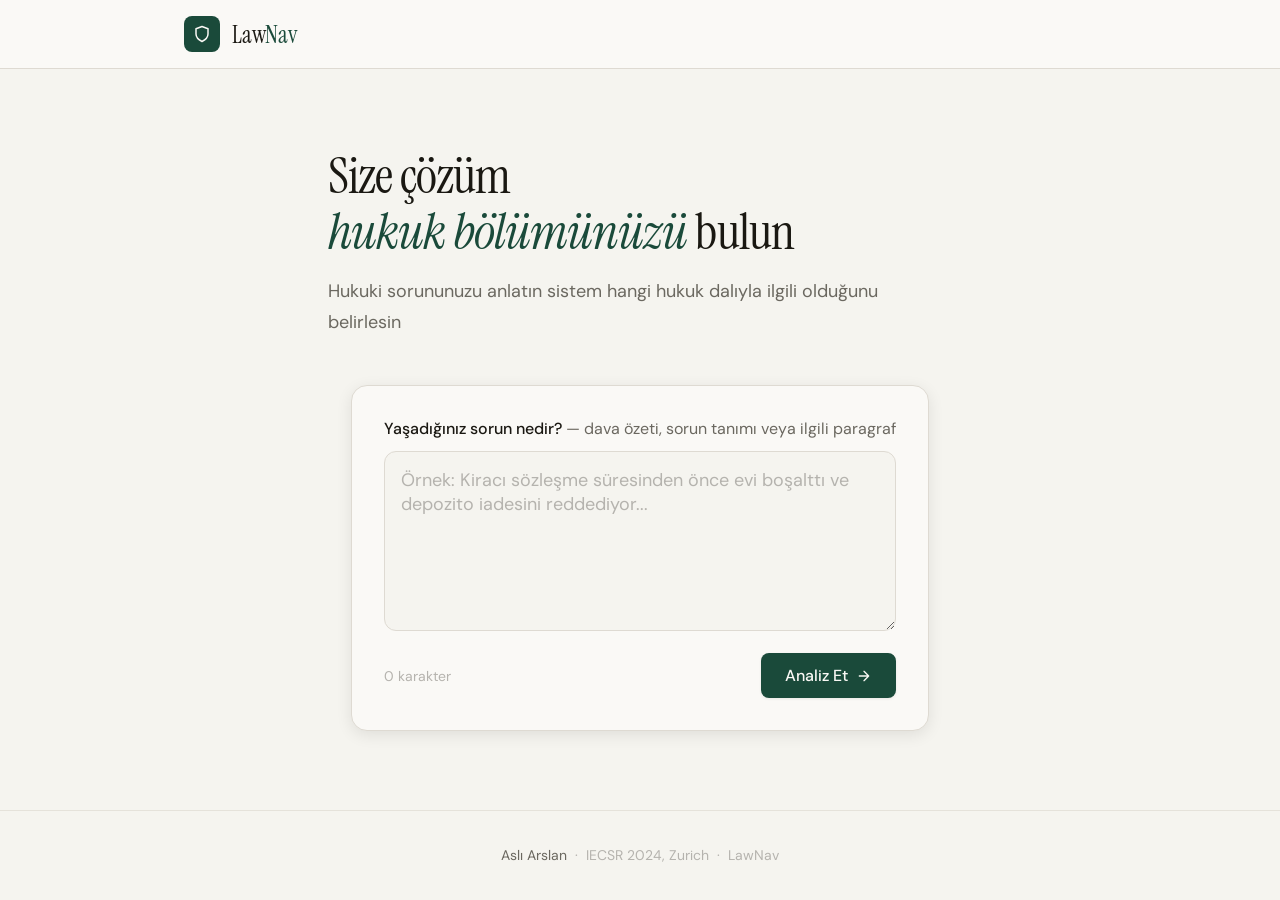
<file: index.html>
<!doctype html>
<html lang="tr" data-theme="light">
  <head>
    <meta charset="UTF-8" />
    <meta name="viewport" content="width=device-width, initial-scale=1.0" />
    <title>LawNav</title>
    <link rel="preconnect" href="https://fonts.googleapis.com" />
    <link rel="stylesheet" href="/statics/style.css" />
    <link rel="preconnect" href="https://fonts.gstatic.com" crossorigin />
    <link
      href="https://fonts.googleapis.com/css2?family=Instrument+Serif:ital@0;1&family=DM+Sans:wght@300..700&display=swap"
      rel="stylesheet"
    />
  </head>
  <body>
    <header>
      <div class="header-inner">
        <a href="/" class="logo" aria-label="LawNav Ana Sayfa">
          <div class="logo-icon">
            <svg
              width="18"
              height="18"
              viewBox="0 0 24 24"
              fill="none"
              stroke="currentColor"
              stroke-width="2"
              stroke-linecap="round"
              stroke-linejoin="round"
              aria-hidden="true"
            >
              <path d="M12 22s8-4 8-10V5l-8-3-8 3v7c0 6 8 10 8 10z" />
            </svg>
          </div>
          <span class="logo-name">Law<span>Nav</span></span>
        </a>
         
      </div>
    </header>

    <main>
      <section class="hero">
        <h1>Size çözüm<br /><em>hukuk bölümünüzü</em> bulun</h1>
        <p class="hero-desc">
          Hukuki sorununuzu anlatın sistem hangi hukuk dalıyla ilgili olduğunu
          belirlesin
        </p>
      </section>

      <div class="form-card">
        <form action="/predict" method="POST">
          <label class="form-label" for="problemText">
            Yaşadığınız sorun nedir?
            <span>— dava özeti, sorun tanımı veya ilgili paragraf</span>
          </label>
          <textarea
            id="problemText"
            name="problemText"
            placeholder="Örnek: Kiracı sözleşme süresinden önce evi boşalttı ve depozito iadesini reddediyor..."
            required
            oninput="
              document.getElementById('charCount').textContent =
                this.value.length + ' karakter'
            "
          ></textarea>
          <div class="form-footer">
            <span class="char-count" id="charCount">0 karakter</span>
            <button type="submit" class="btn-primary">
              Analiz Et
              <svg
                width="16"
                height="16"
                viewBox="0 0 24 24"
                fill="none"
                stroke="currentColor"
                stroke-width="2"
                stroke-linecap="round"
                stroke-linejoin="round"
                aria-hidden="true"
              >
                <path d="M5 12h14M12 5l7 7-7 7" />
              </svg>
            </button>
          </div>
        </form>
      </div>

      </div>
    </main>

    <footer>
      <p>
        <span style="color: var(--color-text-muted)">Aslı Arslan</span>
        &nbsp;·&nbsp; IECSR 2024, Zurich &nbsp;·&nbsp; LawNav
      </p>
    </footer>
  </body>
</html>
</file>
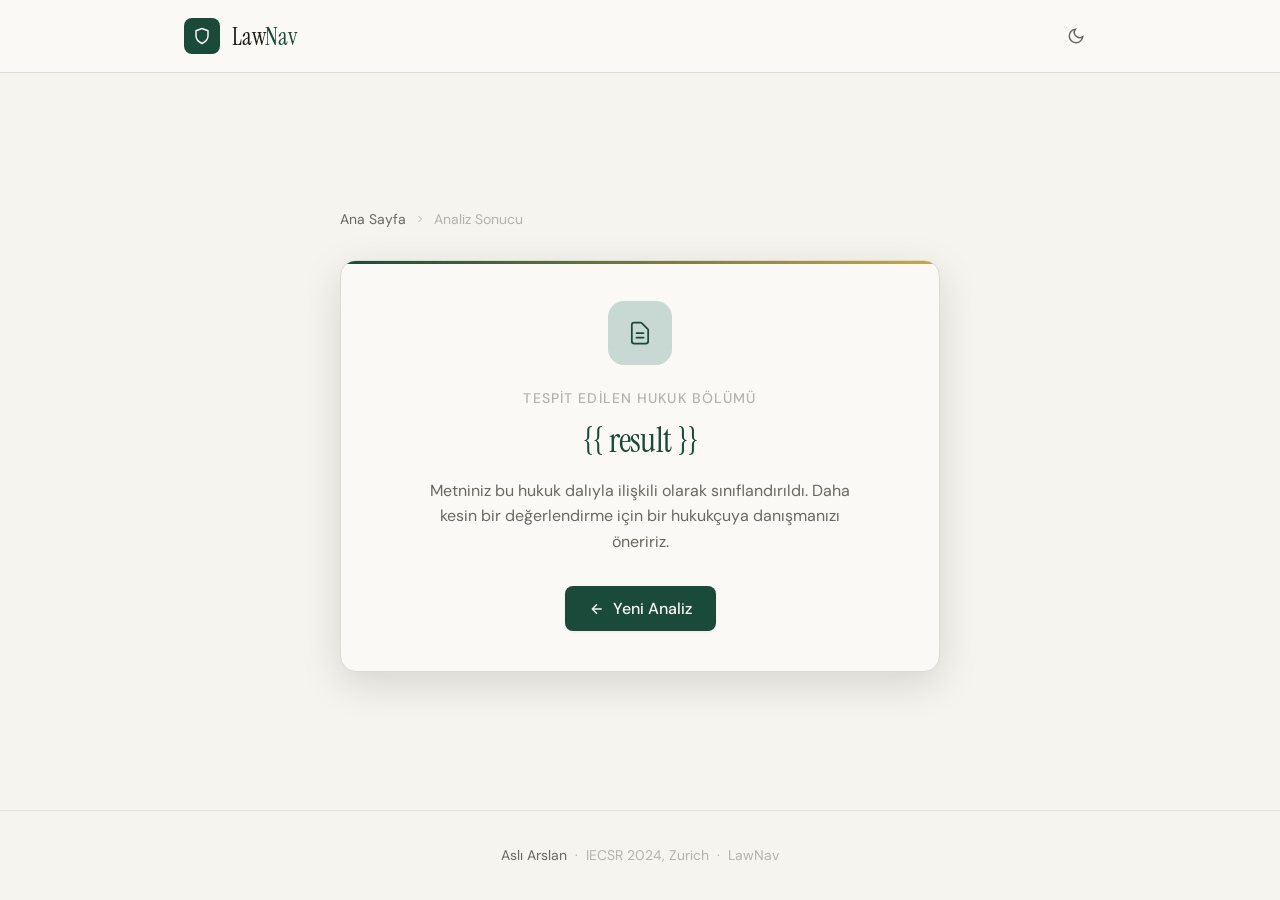
<file: result.html>
<!doctype html>
<html lang="tr" data-theme="light">
  <head>
    <meta charset="UTF-8" />
    <meta name="viewport" content="width=device-width, initial-scale=1.0" />
    <title>Analiz Sonucu — LawNav</title>
    <link rel="stylesheet" href="/statics/style.css" />

    <link rel="preconnect" href="https://fonts.googleapis.com" />
    <link rel="preconnect" href="https://fonts.gstatic.com" crossorigin />
    <link
      href="https://fonts.googleapis.com/css2?family=Instrument+Serif:ital@0;1&family=DM+Sans:wght@300..700&display=swap"
      rel="stylesheet"
    />
  </head>
  <body>
    <header>
      <div class="header-inner">
        <a href="/" class="logo" aria-label="LawNav Ana Sayfa">
          <div class="logo-icon">
            <svg
              width="18"
              height="18"
              viewBox="0 0 24 24"
              fill="none"
              stroke="currentColor"
              stroke-width="2"
              stroke-linecap="round"
              stroke-linejoin="round"
              aria-hidden="true"
            >
              <path d="M12 22s8-4 8-10V5l-8-3-8 3v7c0 6 8 10 8 10z" />
            </svg>
          </div>
          <span class="logo-name">Law<span>Nav</span></span>
        </a>
        <button
          class="theme-toggle"
          data-theme-toggle
          aria-label="Tema değiştir"
        >
          <svg
            width="18"
            height="18"
            viewBox="0 0 24 24"
            fill="none"
            stroke="currentColor"
            stroke-width="2"
          >
            <path d="M21 12.79A9 9 0 1 1 11.21 3 7 7 0 0 0 21 12.79z" />
          </svg>
        </button>
      </div>
    </header>

    <main>
      <div class="result-wrap">
        <nav class="breadcrumb" aria-label="Sayfa yolu">
          <a href="/">Ana Sayfa</a>
          <svg
            width="12"
            height="12"
            viewBox="0 0 24 24"
            fill="none"
            stroke="currentColor"
            stroke-width="2"
            aria-hidden="true"
          >
            <path d="M9 18l6-6-6-6" />
          </svg>
          <span>Analiz Sonucu</span>
        </nav>

        <div class="result-card">
          <div class="result-icon-wrap">
            <svg
              width="28"
              height="28"
              viewBox="0 0 24 24"
              fill="none"
              stroke="currentColor"
              stroke-width="1.5"
              stroke-linecap="round"
              stroke-linejoin="round"
              aria-hidden="true"
            >
              <path
                d="M9 12h6m-6 4h6m2 5H7a2 2 0 01-2-2V5a2 2 0 012-2h5.586a1 1 0 01.707.293l5.414 5.414a1 1 0 01.293.707V19a2 2 0 01-2 2z"
              />
            </svg>
          </div>

          <p class="result-label">Tespit Edilen Hukuk Bölümü</p>
          <h1 class="result-value">{{ result }}</h1>
          <p class="result-desc">
            Metniniz bu hukuk dalıyla ilişkili olarak sınıflandırıldı. Daha
            kesin bir değerlendirme için bir hukukçuya danışmanızı öneririz.
          </p>

          <div class="result-actions">
            <a href="/" class="btn-primary">
              <svg
                width="16"
                height="16"
                viewBox="0 0 24 24"
                fill="none"
                stroke="currentColor"
                stroke-width="2"
                aria-hidden="true"
              >
                <path d="M19 12H5M12 19l-7-7 7-7" />
              </svg>
              Yeni Analiz
            </a>
          </div>
        </div>
      </div>
    </main>

    <footer>
      <p>
        <span style="color: var(--color-text-muted)">Aslı Arslan</span>
        &nbsp;·&nbsp; IECSR 2024, Zurich &nbsp;·&nbsp; LawNav
      </p>
    </footer>
  </body>
</html>
</file>
<file: statics/style.css>
:root,
[data-theme="light"] {
  --font-display: "Instrument Serif", Georgia, serif;
  --font-body: "DM Sans", system-ui, sans-serif;

  --text-xs: clamp(0.75rem, 0.7rem + 0.25vw, 0.875rem);
  --text-sm: clamp(0.875rem, 0.8rem + 0.35vw, 1rem);
  --text-base: clamp(1rem, 0.95rem + 0.25vw, 1.125rem);
  --text-lg: clamp(1.125rem, 1rem + 0.75vw, 1.5rem);
  --text-xl: clamp(1.5rem, 1.2rem + 1.25vw, 2.25rem);
  --text-2xl: clamp(2rem, 1.2rem + 2.5vw, 3.5rem);

  --space-1: 0.25rem;
  --space-2: 0.5rem;
  --space-3: 0.75rem;
  --space-4: 1rem;
  --space-5: 1.25rem;
  --space-6: 1.5rem;
  --space-8: 2rem;
  --space-10: 2.5rem;
  --space-12: 3rem;
  --space-16: 4rem;
  --space-20: 5rem;

  --color-bg: #f5f4ef;
  --color-surface: #faf9f6;
  --color-surface-2: #ffffff;
  --color-surface-offset: #eeece6;
  --color-border: #dedad2;
  --color-divider: #e5e2da;
  --color-text: #1a1812;
  --color-text-muted: #6b6860;
  --color-text-faint: #b5b3ae;
  --color-text-inverse: #f9f8f4;
  --color-primary: #1a4a3a;
  --color-primary-hover: #123529;
  --color-primary-active: #0c2419;
  --color-primary-highlight: #c8d8d2;
  --color-accent: #c9a84c;

  --radius-sm: 0.25rem;
  --radius-md: 0.5rem;
  --radius-lg: 0.75rem;
  --radius-xl: 1rem;
  --radius-full: 9999px;

  --shadow-sm: 0 1px 3px oklch(0.15 0.02 150 / 0.07);
  --shadow-md: 0 4px 16px oklch(0.15 0.02 150 / 0.09);
  --shadow-lg: 0 12px 40px oklch(0.15 0.02 150 / 0.13);

  --transition: 180ms cubic-bezier(0.16, 1, 0.3, 1);
}

/* ── Reset ── */
*,
*::before,
*::after {
  box-sizing: border-box;
  margin: 0;
  padding: 0;
}
html {
  -webkit-font-smoothing: antialiased;
  scroll-behavior: smooth;
}
body {
  min-height: 100dvh;
  font-family: var(--font-body);
  font-size: var(--text-base);
  color: var(--color-text);
  background: var(--color-bg);
  display: flex;
  flex-direction: column;
}
button,
input,
textarea,
select {
  font: inherit;
  color: inherit;
}
button {
  cursor: pointer;
  background: none;
  border: none;
}

/* ── Header ── */
header {
  background: var(--color-surface);
  border-bottom: 1px solid var(--color-border);
  position: sticky;
  top: 0;
  z-index: 50;
}
.header-inner {
  max-width: 960px;
  margin-inline: auto;
  padding: var(--space-4) var(--space-6);
  display: flex;
  align-items: center;
  justify-content: space-between;
}
.logo {
  display: flex;
  align-items: center;
  gap: var(--space-3);
  text-decoration: none;
  color: var(--color-text);
}
.logo-icon {
  width: 36px;
  height: 36px;
  background: var(--color-primary);
  border-radius: var(--radius-md);
  display: flex;
  align-items: center;
  justify-content: center;
  flex-shrink: 0;
}
.logo-icon svg {
  color: var(--color-text-inverse);
}
.logo-name {
  font-family: var(--font-display);
  font-size: var(--text-lg);
  font-weight: 400;
  letter-spacing: -0.01em;
  color: var(--color-text);
}
.logo-name span {
  color: var(--color-primary);
}
.theme-toggle {
  width: 40px;
  height: 40px;
  border-radius: var(--radius-md);
  display: flex;
  align-items: center;
  justify-content: center;
  color: var(--color-text-muted);
  transition:
    background var(--transition),
    color var(--transition);
}
.theme-toggle:hover {
  background: var(--color-surface-offset);
  color: var(--color-text);
}

/* ── Main ── */
main {
  flex: 1;
  max-width: 960px;
  margin-inline: auto;
  width: 100%;
  padding: var(--space-16) var(--space-6);
}

/* ── Hero ── */
.hero {
  margin-bottom: var(--space-12);
}
.hero-eyebrow {
  display: inline-flex;
  align-items: center;
  gap: var(--space-2);
  font-size: var(--text-xs);
  font-weight: 500;
  letter-spacing: 0.08em;
  text-transform: uppercase;
  color: var(--color-primary);
  margin-bottom: var(--space-4);
}
.eyebrow-dot {
  width: 5px;
  height: 5px;
  background: var(--color-accent);
  border-radius: 50%;
}
.hero h1 {
  font-family: var(--font-display);
  font-size: var(--text-2xl);
  font-weight: 400;
  line-height: 1.1;
  letter-spacing: -0.02em;
  color: var(--color-text);
  margin-bottom: var(--space-4);
}
.hero h1 em {
  font-style: italic;
  color: var(--color-primary);
}
.hero-desc {
  font-size: var(--text-base);
  color: var(--color-text-muted);
  max-width: 52ch;
  line-height: 1.7;
}

/* ── Form Card ── */
.form-card {
  background: var(--color-surface);
  border: 1px solid var(--color-border);
  border-radius: var(--radius-xl);
  padding: var(--space-8);
  box-shadow: var(--shadow-md);
}
.form-label {
  display: block;
  font-size: var(--text-sm);
  font-weight: 500;
  color: var(--color-text);
  margin-bottom: var(--space-3);
}
.form-label span {
  color: var(--color-text-muted);
  font-weight: 400;
}
textarea {
  width: 100%;
  min-height: 180px;
  padding: var(--space-4);
  background: var(--color-bg);
  border: 1px solid var(--color-border);
  border-radius: var(--radius-lg);
  font-size: var(--text-base);
  color: var(--color-text);
  line-height: 1.6;
  resize: vertical;
  transition:
    border-color var(--transition),
    box-shadow var(--transition);
  outline: none;
}
textarea::placeholder {
  color: var(--color-text-faint);
}
textarea:focus {
  border-color: var(--color-primary);
  box-shadow: 0 0 0 3px oklch(from var(--color-primary) l c h / 0.12);
}
.form-footer {
  display: flex;
  align-items: center;
  justify-content: space-between;
  margin-top: var(--space-4);
  gap: var(--space-4);
}
.char-count {
  font-size: var(--text-xs);
  color: var(--color-text-faint);
}
.btn-primary {
  display: inline-flex;
  align-items: center;
  gap: var(--space-2);
  padding: var(--space-3) var(--space-6);
  background: var(--color-primary);
  color: var(--color-text-inverse);
  font-size: var(--text-sm);
  font-weight: 500;
  border-radius: var(--radius-md);
  transition:
    background var(--transition),
    transform var(--transition),
    box-shadow var(--transition);
  box-shadow: var(--shadow-sm);
}
.btn-primary:hover {
  background: var(--color-primary-hover);
  box-shadow: var(--shadow-md);
  transform: translateY(-1px);
}
.btn-primary:active {
  background: var(--color-primary-active);
  transform: translateY(0);
}
.btn-primary svg {
  transition: transform var(--transition);
}
.btn-primary:hover svg {
  transform: translateX(2px);
}

/* ── Info Cards ── */
.info-grid {
  display: grid;
  grid-template-columns: repeat(auto-fill, minmax(min(260px, 100%), 1fr));
  gap: var(--space-4);
  margin-top: var(--space-8);
}
.info-card {
  background: var(--color-surface);
  border: 1px solid var(--color-border);
  border-radius: var(--radius-lg);
  padding: var(--space-5);
}
.info-card-icon {
  width: 32px;
  height: 32px;
  margin-bottom: var(--space-3);
  color: var(--color-primary);
}
.info-card h3 {
  font-size: var(--text-sm);
  font-weight: 600;
  color: var(--color-text);
  margin-bottom: var(--space-1);
}
.info-card p {
  font-size: var(--text-xs);
  color: var(--color-text-muted);
  line-height: 1.6;
}

footer {
  border-top: 1px solid var(--color-divider);
  padding: var(--space-8) var(--space-6);
  text-align: center;
  font-size: var(--text-xs);
  color: var(--color-text-faint);
  line-height: 1.8;
}
footer strong {
  color: var(--color-text-muted);
  letter-spacing: 0.05em;
}

@media (max-width: 640px) {
  main {
    padding: var(--space-8) var(--space-4);
  }
  .form-card {
    padding: var(--space-5);
  }
  .form-footer {
    flex-direction: column;
    align-items: stretch;
  }
  .btn-primary {
    justify-content: center;
  }
}

:root,
[data-theme="light"] {
  --font-display: "Instrument Serif", Georgia, serif;
  --font-body: "DM Sans", system-ui, sans-serif;
  --text-xs: clamp(0.75rem, 0.7rem + 0.25vw, 0.875rem);
  --text-sm: clamp(0.875rem, 0.8rem + 0.35vw, 1rem);
  --text-base: clamp(1rem, 0.95rem + 0.25vw, 1.125rem);
  --text-lg: clamp(1.125rem, 1rem + 0.75vw, 1.5rem);
  --text-xl: clamp(1.5rem, 1.2rem + 1.25vw, 2.25rem);
  --text-2xl: clamp(2rem, 1.2rem + 2.5vw, 3.5rem);
  --space-1: 0.25rem;
  --space-2: 0.5rem;
  --space-3: 0.75rem;
  --space-4: 1rem;
  --space-5: 1.25rem;
  --space-6: 1.5rem;
  --space-8: 2rem;
  --space-10: 2.5rem;
  --space-12: 3rem;
  --space-16: 4rem;
  --color-bg: #f5f4ef;
  --color-surface: #faf9f6;
  --color-surface-2: #ffffff;
  --color-surface-offset: #eeece6;
  --color-border: #dedad2;
  --color-divider: #e5e2da;
  --color-text: #1a1812;
  --color-text-muted: #6b6860;
  --color-text-faint: #b5b3ae;
  --color-text-inverse: #f9f8f4;
  --color-primary: #1a4a3a;
  --color-primary-hover: #123529;
  --color-primary-active: #0c2419;
  --color-primary-highlight: #c8d8d2;
  --color-accent: #c9a84c;
  --radius-sm: 0.25rem;
  --radius-md: 0.5rem;
  --radius-lg: 0.75rem;
  --radius-xl: 1rem;
  --radius-full: 9999px;
  --shadow-sm: 0 1px 3px oklch(0.15 0.02 150 / 0.07);
  --shadow-md: 0 4px 16px oklch(0.15 0.02 150 / 0.09);
  --shadow-lg: 0 12px 40px oklch(0.15 0.02 150 / 0.13);
  --transition: 180ms cubic-bezier(0.16, 1, 0.3, 1);
}
[data-theme="dark"] {
  --color-bg: #111210;
  --color-surface: #181816;
  --color-surface-2: #1e1d1b;
  --color-surface-offset: #151412;
  --color-border: #2e2d2a;
  --color-divider: #252420;
  --color-text: #e8e6e0;
  --color-text-muted: #8a8880;
  --color-text-faint: #4a4845;
  --color-text-inverse: #1a1812;
  --color-primary: #4d9e7e;
  --color-primary-hover: #3a8568;
  --color-primary-active: #2d6b52;
  --color-primary-highlight: #1e3830;
  --color-accent: #d4b05a;
  --shadow-sm: 0 1px 3px oklch(0 0 0 / 0.25);
  --shadow-md: 0 4px 16px oklch(0 0 0 / 0.35);
  --shadow-lg: 0 12px 40px oklch(0 0 0 / 0.45);
}
*,
*::before,
*::after {
  box-sizing: border-box;
  margin: 0;
  padding: 0;
}
html {
  -webkit-font-smoothing: antialiased;
}
body {
  min-height: 100dvh;
  font-family: var(--font-body);
  font-size: var(--text-base);
  color: var(--color-text);
  background: var(--color-bg);
  display: flex;
  flex-direction: column;
}
button,
input,
textarea,
select {
  font: inherit;
  color: inherit;
}
button {
  cursor: pointer;
  background: none;
  border: none;
}

header {
  background: var(--color-surface);
  border-bottom: 1px solid var(--color-border);
  position: sticky;
  top: 0;
  z-index: 50;
}
.header-inner {
  max-width: 960px;
  margin-inline: auto;
  padding: var(--space-4) var(--space-6);
  display: flex;
  align-items: center;
  justify-content: space-between;
}
.logo {
  display: flex;
  align-items: center;
  gap: var(--space-3);
  text-decoration: none;
  color: var(--color-text);
}
.logo-icon {
  width: 36px;
  height: 36px;
  background: var(--color-primary);
  border-radius: var(--radius-md);
  display: flex;
  align-items: center;
  justify-content: center;
  flex-shrink: 0;
}
.logo-icon svg {
  color: var(--color-text-inverse);
}
.logo-name {
  font-family: var(--font-display);
  font-size: var(--text-lg);
  font-weight: 400;
  letter-spacing: -0.01em;
}
.logo-name span {
  color: var(--color-primary);
}
.theme-toggle {
  width: 40px;
  height: 40px;
  border-radius: var(--radius-md);
  display: flex;
  align-items: center;
  justify-content: center;
  color: var(--color-text-muted);
  transition:
    background var(--transition),
    color var(--transition);
}
.theme-toggle:hover {
  background: var(--color-surface-offset);
  color: var(--color-text);
}

main {
  flex: 1;
  max-width: 960px;
  margin-inline: auto;
  width: 100%;
  padding: var(--space-16) var(--space-6);
  display: flex;
  flex-direction: column;
  align-items: center;
  justify-content: center;
}

.result-wrap {
  width: 100%;
  max-width: 600px;
}

.breadcrumb {
  display: flex;
  align-items: center;
  gap: var(--space-2);
  font-size: var(--text-xs);
  color: var(--color-text-faint);
  margin-bottom: var(--space-8);
}
.breadcrumb a {
  color: var(--color-text-muted);
  text-decoration: none;
  transition: color var(--transition);
}
.breadcrumb a:hover {
  color: var(--color-primary);
}
.breadcrumb svg {
  flex-shrink: 0;
}

.result-card {
  background: var(--color-surface);
  border: 1px solid var(--color-border);
  border-radius: var(--radius-xl);
  padding: var(--space-10);
  box-shadow: var(--shadow-lg);
  text-align: center;
  position: relative;
  overflow: hidden;
}
.result-card::before {
  content: "";
  position: absolute;
  top: 0;
  left: 0;
  right: 0;
  height: 3px;
  background: linear-gradient(90deg, var(--color-primary), var(--color-accent));
}

.result-icon-wrap {
  width: 64px;
  height: 64px;
  background: var(--color-primary-highlight);
  border-radius: var(--radius-xl);
  display: flex;
  align-items: center;
  justify-content: center;
  margin: 0 auto var(--space-6);
  color: var(--color-primary);
}

.result-label {
  font-size: var(--text-xs);
  font-weight: 500;
  letter-spacing: 0.08em;
  text-transform: uppercase;
  color: var(--color-text-faint);
  margin-bottom: var(--space-3);
}

.result-value {
  font-family: var(--font-display);
  font-size: var(--text-xl);
  font-weight: 400;
  color: var(--color-primary);
  letter-spacing: -0.02em;
  margin-bottom: var(--space-4);
  line-height: 1.2;
}

.result-desc {
  font-size: var(--text-sm);
  color: var(--color-text-muted);
  line-height: 1.6;
  max-width: 40ch;
  margin: 0 auto var(--space-8);
}

.result-actions {
  display: flex;
  gap: var(--space-3);
  justify-content: center;
  flex-wrap: wrap;
}

.btn-primary {
  display: inline-flex;
  align-items: center;
  gap: var(--space-2);
  padding: var(--space-3) var(--space-6);
  background: var(--color-primary);
  color: var(--color-text-inverse);
  font-size: var(--text-sm);
  font-weight: 500;
  border-radius: var(--radius-md);
  text-decoration: none;
  transition:
    background var(--transition),
    transform var(--transition),
    box-shadow var(--transition);
  box-shadow: var(--shadow-sm);
}
.btn-primary:hover {
  background: var(--color-primary-hover);
  box-shadow: var(--shadow-md);
  transform: translateY(-1px);
}
.btn-secondary {
  display: inline-flex;
  align-items: center;
  gap: var(--space-2);
  padding: var(--space-3) var(--space-6);
  background: var(--color-surface-offset);
  color: var(--color-text);
  font-size: var(--text-sm);
  font-weight: 500;
  border-radius: var(--radius-md);
  border: 1px solid var(--color-border);
  text-decoration: none;
  transition:
    background var(--transition),
    transform var(--transition);
}
.btn-secondary:hover {
  background: var(--color-divider);
  transform: translateY(-1px);
}

footer {
  border-top: 1px solid var(--color-divider);
  padding: var(--space-8) var(--space-6);
  text-align: center;
  font-size: var(--text-xs);
  color: var(--color-text-faint);
  line-height: 1.8;
}
footer strong {
  color: var(--color-text-muted);
  letter-spacing: 0.05em;
}

@keyframes fadeUp {
  from {
    opacity: 0;
    transform: translateY(16px);
  }
  to {
    opacity: 1;
    transform: translateY(0);
  }
}
.result-card {
  animation: fadeUp 0.4s cubic-bezier(0.16, 1, 0.3, 1) both;
}

@media (max-width: 640px) {
  main {
    padding: var(--space-8) var(--space-4);
  }
  .result-card {
    padding: var(--space-6);
  }
}
</file>
